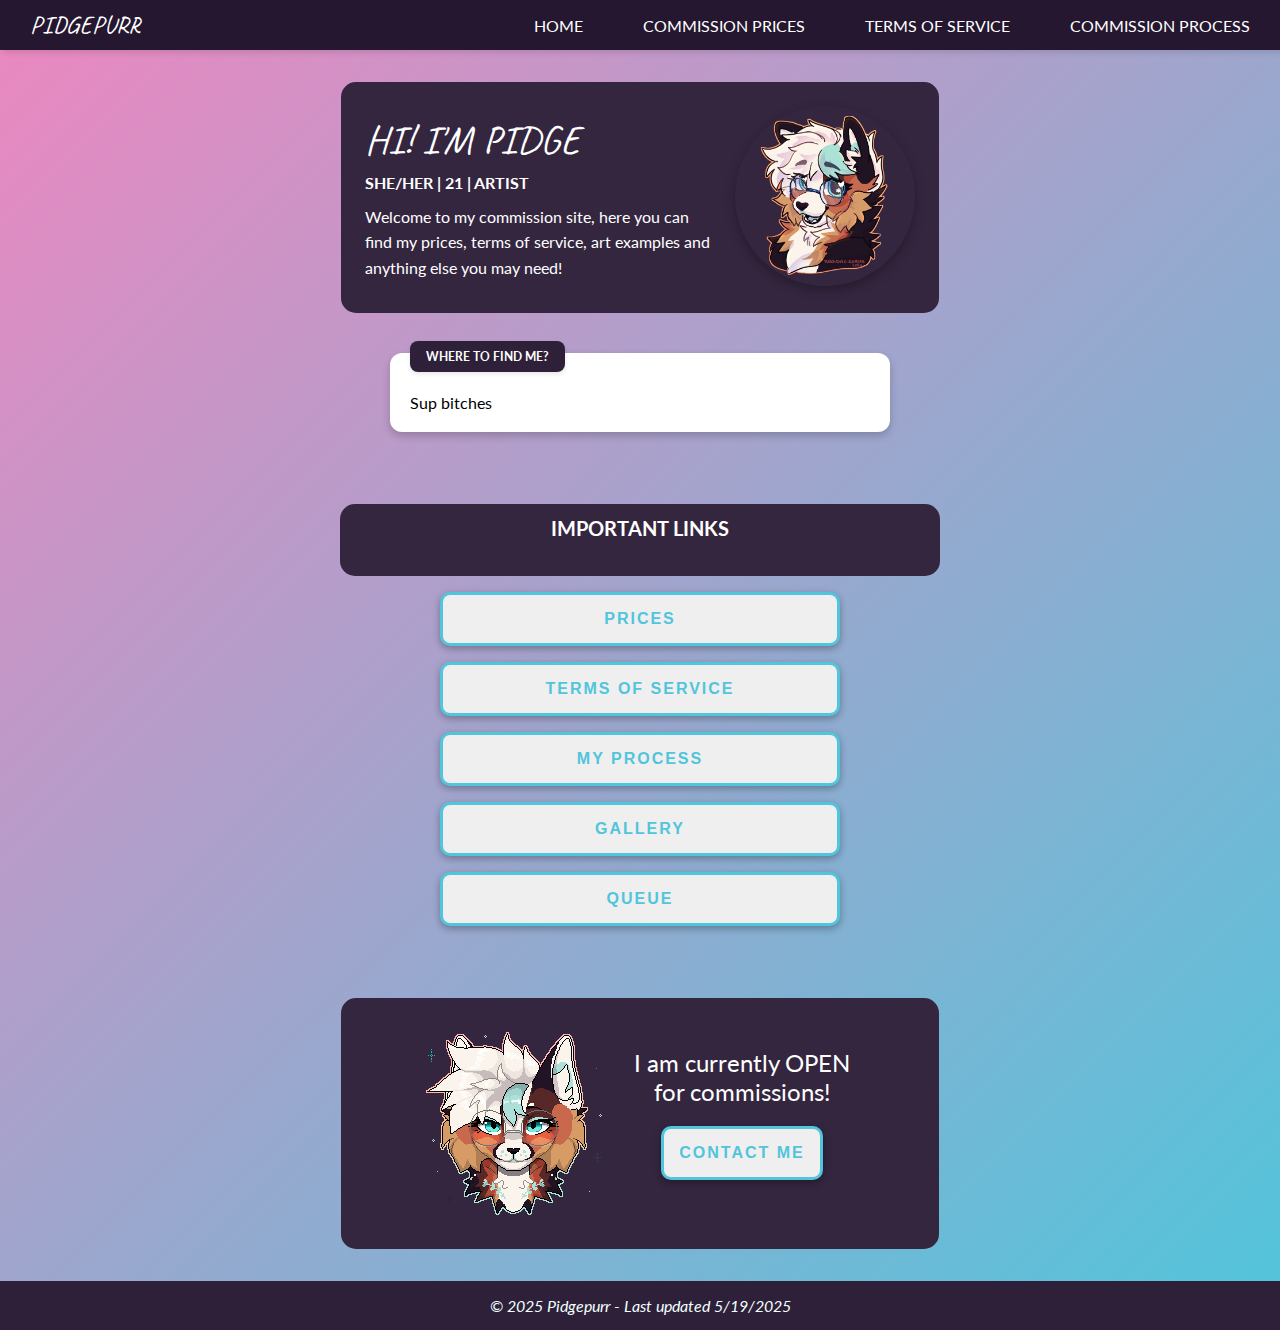
<file: main/index.html>
<!DOCTYPE html>
<html lang="en">
<head>
  <meta charset="UTF-8">
  <meta name="viewport" content="width=device-width, initial-scale=1.0">
  <title>Your Page Title</title>
  <meta name="description" content="A brief description of your page.">

  <link rel="stylesheet" href="styles.css">
  <!-- Fonts -->
  <link href="https://fonts.googleapis.com/css2?family=Lato&display=swap" rel="stylesheet">

  <link rel="preconnect" href="https://fonts.googleapis.com">
  <link rel="preconnect" href="https://fonts.gstatic.com" crossorigin>
  <link href="https://fonts.googleapis.com/css2?family=Caveat:wght@400..700&display=swap" rel="stylesheet">
  <script src="buttonFunctions.js"></script>
</head>
<body>
  <nav>
    <ul class="sidebar">
      <li onclick=hideSidebar()><a href="#"><svg xmlns="http://www.w3.org/2000/svg" height="24px" viewBox="0 -960 960 960" width="24px" fill="#1f1f1f"><path d="m256-200-56-56 224-224-224-224 56-56 224 224 224-224 56 56-224 224 224 224-56 56-224-224-224 224Z"/></svg></a></li>
      <li><a href="#">HOME</a></li>
      <li><a href="/prices/prices.html">COMMISSION PRICES</a></li>
      <li><a href="/tos/tos.html">TERMS OF SERVICE</a></li>
      <li><a href="/process/process.html">COMMISSION PROCESS</a></li>
    </ul>

    <ul>
        <li class="icon">PIDGEPURR</li>
        <li class="hideOnMobile"><a href="#">HOME</a></li>
        <li class="hideOnMobile"><a href="/prices/prices.html">COMMISSION PRICES</a></li>
        <li class="hideOnMobile"><a href="/tos/tos.html">TERMS OF SERVICE</a></li>
        <li class="hideOnMobile"><a href="/process/process.html">COMMISSION PROCESS</a></li>
        <li class="menu-button" onclick=showSidebar()><a href="#"><svg xmlns="http://www.w3.org/2000/svg" height="24px" viewBox="0 -960 960 960" width="24px" fill="#1f1f1f"><path d="M120-240v-80h720v80H120Zm0-200v-80h720v80H120Zm0-200v-80h720v80H120Z"/></svg></a></li>
    </ul>
</nav>

  <main>
    <div class="section1">
        <div class="section1-textbox">
            <div class="section1-header">
                <p>HI! I'M PIDGE</p>
            </div>
        <div class="section1-secondary">
            <p>SHE/HER | 21 | ARTIST</p>
          </div>
          <div class="section1-text">
            <p>
              Welcome to my commission site, here you can find my prices, terms of service, art examples and anything else you may need!
            </p>
          </div>
        </div>
        <div class="section1-image">
            <img src="/assets/wynonnaSite1.png" alt="Portrait of Pidge">
        </div>
    </div>
      

    <div class="section2">
        <div class="card-container">
            <div class="card-label">WHERE TO FIND ME?</div>
            <div class="card-content">
              <p>Sup bitches</p>
            </div>
          </div>          
    </div>

    <div class="section4">
        <div class="section4-content">
          <div class="section4-header">
            <p>IMPORTANT LINKS</p>
          </div>
          <div class="section4-button-container">
            <button type="button" onclick="goToPrices()">PRICES</button>
            <button type="button" onclick="goToTOS()">TERMS OF SERVICE</button>
            <button type="button" onclick="goToProcess()">MY PROCESS</button>
            <button type="button">GALLERY</button>
            <button type="button">QUEUE</button>
          </div>
        </div>
      </div>

    <div class="section3">
        <div class="section3-image">
            <img src="/assets/wynonnaSite2.gif" alt="Flowers in Chania" width="200" height="200">
        </div>
        <div class="section3-right">
            <div class="section3-textbox">
                <p>I am currently OPEN for commissions!</p>
            </div>
            <div class="section3-button">
                <button type="button">CONTACT ME</button>
            </div>
        </div>
    </div>
  </main>
</body>
<footer>
  <p> &copy; 2025 Pidgepurr - Last updated 5/19/2025</p>
</footer>
</html>
</file>
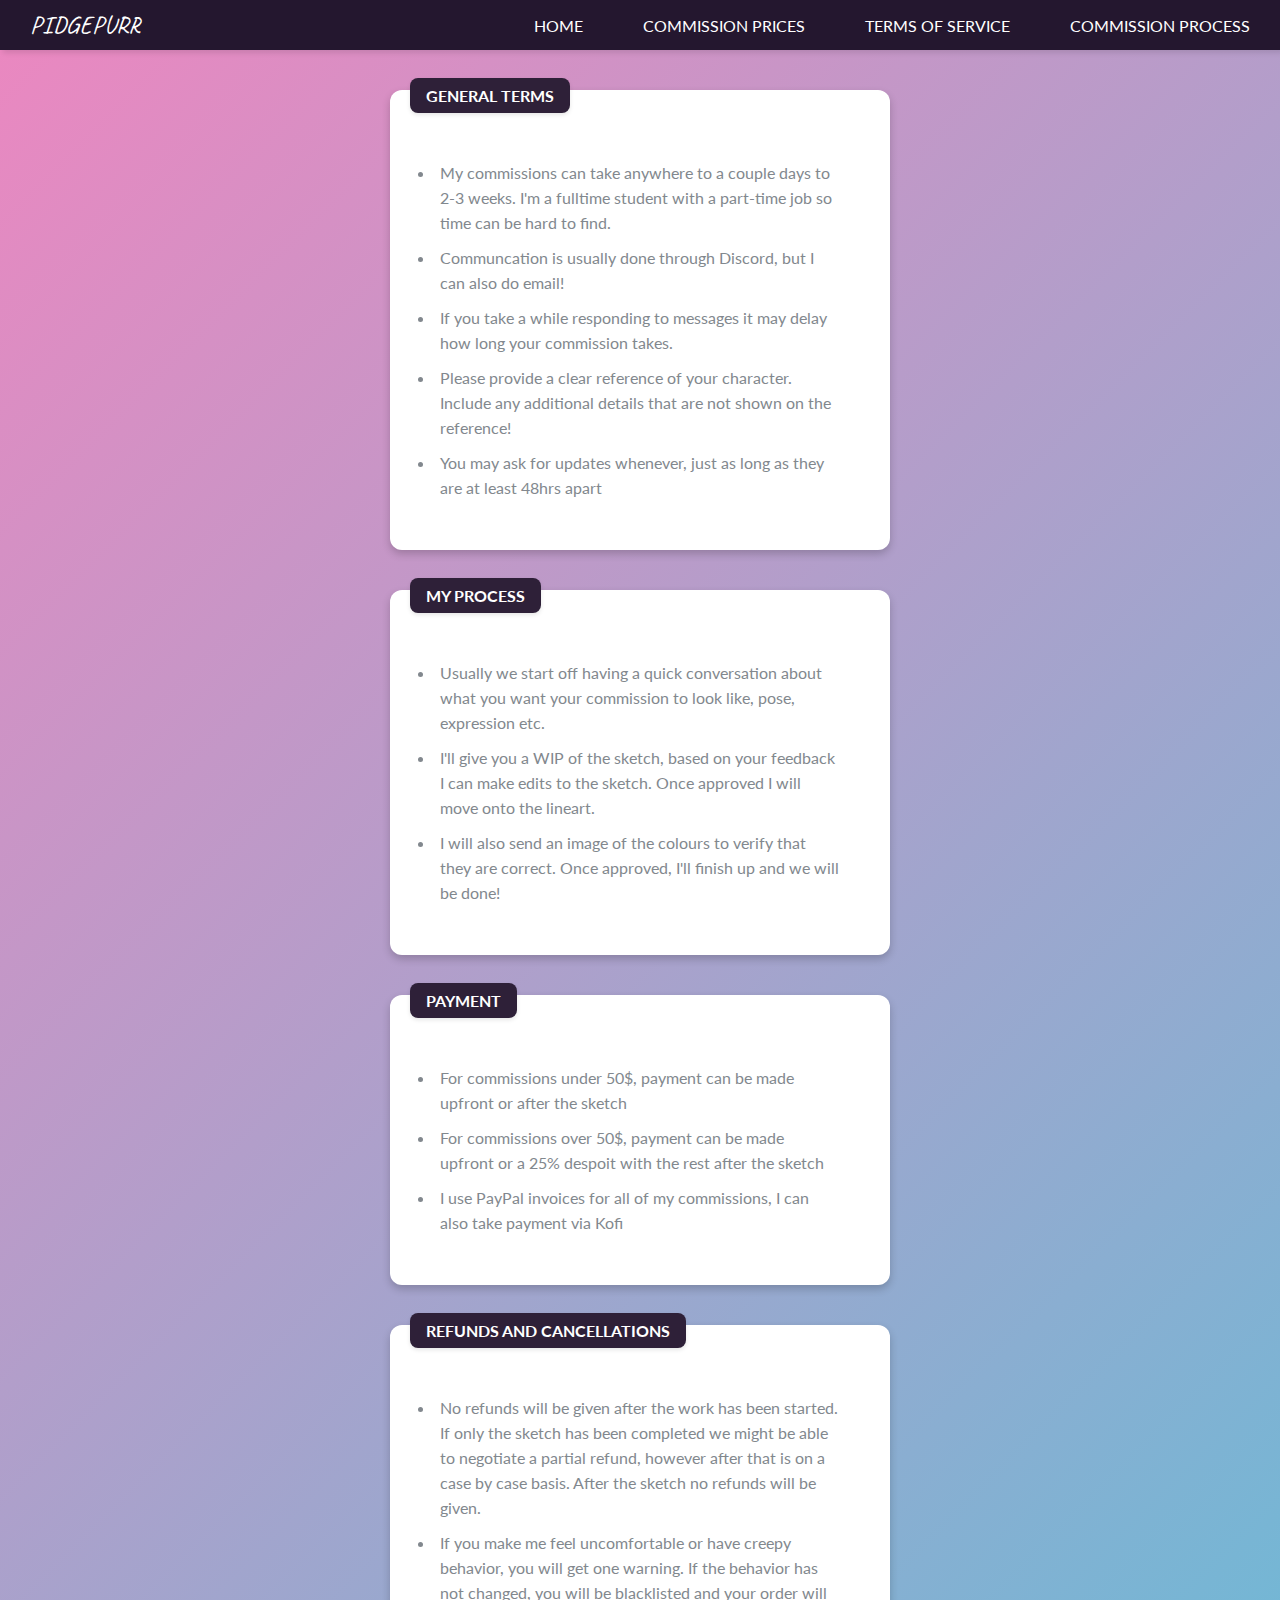
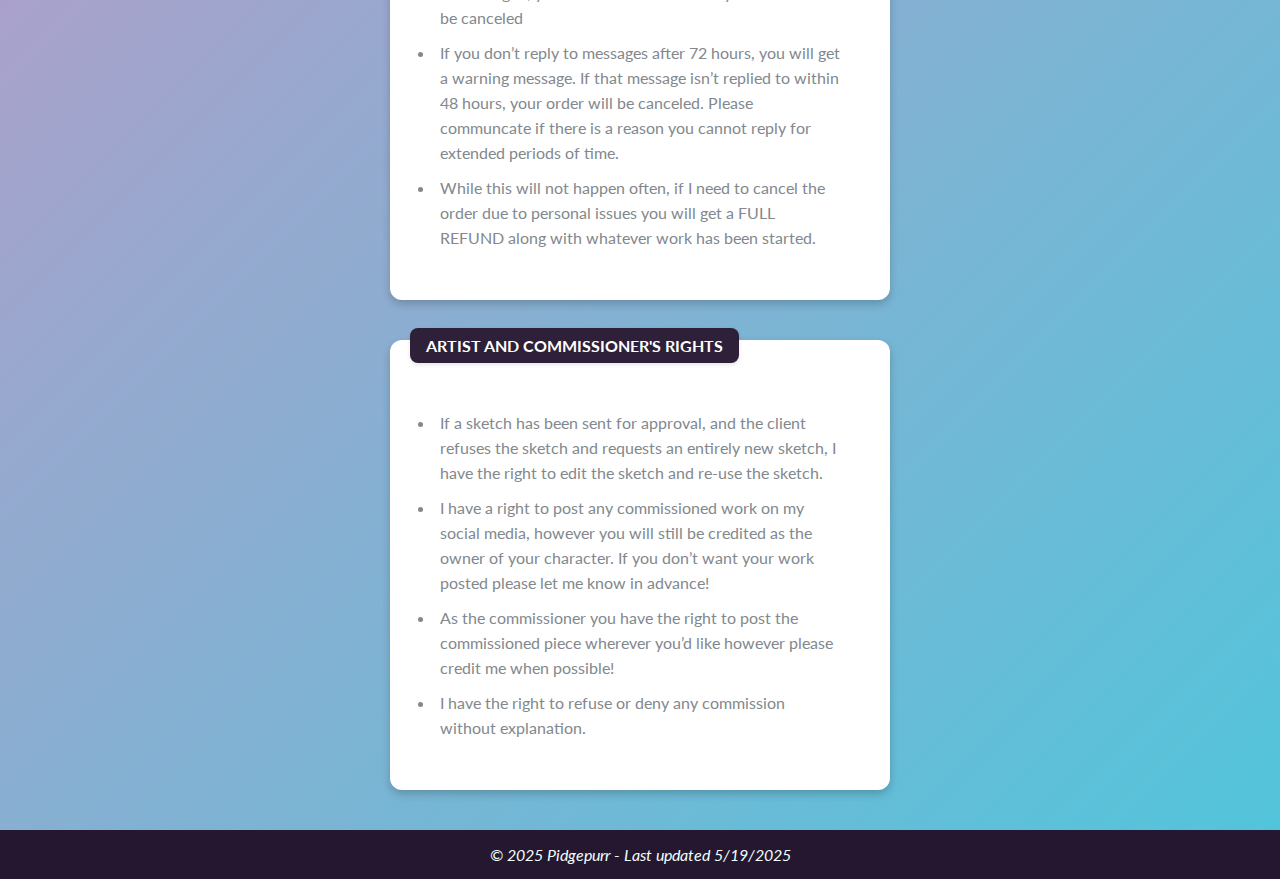
<file: tos/tos.html>
<!DOCTYPE html>
<html lang="en">
<head>
  <meta charset="UTF-8">
  <meta name="viewport" content="width=device-width, initial-scale=1.0">
  <title>Your Page Title</title>
  <meta name="description" content="A brief description of your page.">

  <!-- Stylesheets -->
  <link rel="stylesheet" href="tosStyles.css"> <!-- Main style sheet-->
  <link rel="stylesheet" href="/components/navbar.css"> <!-- Navbar component -->
  <link rel="stylesheet" href="/components/footer.css"> 

  <!-- Fonts -->
  <link href="https://fonts.googleapis.com/css2?family=Lato&display=swap" rel="stylesheet">
  <link href="https://fonts.googleapis.com/css2?family=Caveat:wght@400..700&display=swap" rel="stylesheet">

  <link rel="preconnect" href="https://fonts.googleapis.com">
  <link rel="preconnect" href="https://fonts.gstatic.com" crossorigin>
  <script src="/components/script.js"></script> 
</head>
<body>
    <nav>
        <ul class="sidebar">
        <li onclick=hideSidebar()><a href="#"><svg xmlns="http://www.w3.org/2000/svg" height="24px" viewBox="0 -960 960 960" width="24px" fill="#1f1f1f"><path d="m256-200-56-56 224-224-224-224 56-56 224 224 224-224 56 56-224 224 224 224-56 56-224-224-224 224Z"/></svg></a></li>
        <li><a href="/main/index.html">HOME</a></li>
        <li><a href="/prices/prices.html">COMMISSION PRICES</a></li>
        <li><a href="/tos/tos.html">TERMS OF SERVICE</a></li>
        <li><a href="/process/process.html">COMMISSION PROCESS</a></li>
        </ul>

        <ul>
            <li class="icon">PIDGEPURR</li>
            <li class="hideOnMobile"><a href="/main/index.html">HOME</a></li>
            <li class="hideOnMobile"><a href="/prices/prices.html">COMMISSION PRICES</a></li>
            <li class="hideOnMobile"><a href="/tos/tos.html">TERMS OF SERVICE</a></li>
            <li class="hideOnMobile"><a href="/process/process.html">COMMISSION PROCESS</a></li>
            <li class="menu-button" onclick=showSidebar()><a href="#"><svg xmlns="http://www.w3.org/2000/svg" height="24px" viewBox="0 -960 960 960" width="24px" fill="#1f1f1f"><path d="M120-240v-80h720v80H120Zm0-200v-80h720v80H120Zm0-200v-80h720v80H120Z"/></svg></a></li>
        </ul>
    </nav>

    <main>

      <div class="section1">
        <div class="card-container">
            <div class="card-label">GENERAL TERMS</div>
            <div class="card-content">
              <ul class="points">
                <li class="points-inner">My commissions can take anywhere to a couple days to 2-3 weeks. I'm a fulltime student with a part-time job so time can be hard to find.</li>
                <li class="points-inner">Communcation is usually done through Discord, but I can also do email! </li>
                <li class="points-inner">If you take a while responding to messages it may delay how long your commission takes.</li>
                <li class="points-inner">Please provide a clear reference of your character. Include any additional details that are not shown on the reference!</li>
                <li class="points-inner">You may ask for updates whenever, just as long as they are at least 48hrs apart</li>
              </ul>
            </div>
          </div>          
      </div>

      <div class="section5">
        <div class="card-container">
            <div class="card-label">MY PROCESS</div>
            <div class="card-content">
              <ul class="points">
                <li class="points-inner">Usually we start off having a quick conversation about what you want your commission to look like, pose, expression etc.</li>
                <li class="points-inner">I'll give you a WIP of the sketch, based on your feedback I can make edits to the sketch. Once approved I will move onto the lineart.</li>
                <li class="points-inner">I will also send an image of the colours to verify that they are correct. Once approved, I'll finish up and we will be done! </li>
              </ul>
            </div>
          </div>          
      </div>


        <div class="section2">
            <div class="card-container">
                <div class="card-label">PAYMENT</div>
                <div class="card-content">
                  <ul class="points">
                    <li class="points-inner">For commissions under 50$, payment can be made upfront or after the sketch</li>
                    <li class="points-inner">For commissions over 50$, payment can be made upfront or a 25% despoit with the rest after the sketch</li>
                    <li class="points-inner">I use PayPal invoices for all of my commissions, I can also take payment via Kofi</li>
                  </ul>
                </div>
              </div>          
        </div>

        <div class="section3">
            <div class="card-container">
                <div class="card-label">REFUNDS AND CANCELLATIONS</div>
                <div class="card-content">
                  <ul class="points">
                    <li class="points-inner">No refunds will be given after the work has been started. If only the sketch has been completed we might be able to negotiate a partial refund, however after that is on a case by case basis. After the sketch no refunds will be given.</li>
                    <li class="points-inner">If you make me feel uncomfortable or have creepy behavior, you will get one warning. If the behavior has not changed, you will be blacklisted and your order will be canceled</li>
                    <li class="points-inner">If you don’t reply to messages after 72 hours, you will get a warning message. If that message isn’t replied to within 48 hours, your order will be canceled. Please communcate if there is a reason you cannot reply for extended periods of time.</li>
                    <li class="points-inner">While this will not happen often, if I need to cancel the order due to personal issues you will get a FULL REFUND along with whatever work has been started.</li>
                  </ul>
                </div>
              </div>          
        </div>

        <div class="section4">
            <div class="card-container">
                <div class="card-label"> ARTIST AND COMMISSIONER'S RIGHTS</div>
                <div class="card-content">
                  <ul class="points">
                    <li class="points-inner">If a sketch has been sent for approval, and the client refuses the sketch and requests an entirely new sketch, I have the right to edit the sketch and re-use the sketch.</li>
                    <li class="points-inner"> I have a right to post any commissioned work on my social media, however you will still be credited as the owner of your character. If you don’t want your work posted please let me know in advance!</li>
                    <li class="points-inner"> As the commissioner you have the right to post the commissioned piece wherever you’d like however please credit me when possible!</li>
                    <li class="points-inner">I have the right to refuse or deny any commission without explanation.​</li>
                  </ul>
                </div>
              </div>          
        </div>


    </main>
</body>
<footer>
    <p> &copy; 2025 Pidgepurr - Last updated 5/19/2025</p>
</footer>
</html>
</file>
<file: main/styles.css>
:root {
  --primary-purple: #34263F;
  --secondary-purple: #24172F;
  --blue: #50C5DB;
  --grey: #82888E;

* {
margin: 0;
padding: 0;
}

body{
  background: linear-gradient(-45deg, #50C5DB, #EC87C0);
  min-height: 100vh;
  font-family: 'Lato', sans-serif;
}

/* Nav Bar */
nav{
background-color: var(--secondary-purple);
box-shadow: 3px 3px 5px rgb(0, 0, 0, 0.1);
}

nav ul{
width: 100%;
list-style: none;
display: flex;
justify-content: flex-end;
align-items: center;
}

nav li{
height: 50px;
}

nav a{
height: 100%;
padding: 0 30px;
text-decoration: none;
display: flex;
align-items: center;
color: white;
}

nav a:hover{
color: var(--blue);
}

nav li:first-child{
  margin-right: auto;
}

.icon{
  color:white;
  padding: 0 30px;
  height: 100%;
  font-size: 25px;
  font-family: 'Caveat', cursive;
}

.sidebar{
position: fixed;
top: 0;
right: 0;
height: 100vh;
width: 250px;
z-index: 999;
background-color: var(--secondary-purple);
box-shadow: -10px 0 10px rgb(0, 0, 0, 0.1);
display: none;
flex-direction: column;
align-items: flex-start;
justify-content: flex-start;
}

.menu-button{
display: none;
color:white;
}

@media(max-width: 800px){
.hideOnMobile{
  display: none;
}

.menu-button{
  display: block;
}
}

.sidebar li{
width: 100%;
}

.sidebar a{
width: 100%;
}
/* Section 3 * Container Styling */ 

}
.card-container {
  position: relative;
  width: 500px;
  margin: 40px auto;
}

.card-label {
  position: absolute;
  top: -12px;
  left: 20px;
  background-color: #2e2038; 
  color: white;
  padding: 8px 16px;
  border-radius: 8px;
  font-size: 12px;
  font-weight: bold;
  text-transform: uppercase;
  box-shadow: 0 2px 4px rgba(0, 0, 0, 0.1);
}

.card-content {
  background: white;
  border-radius: 12px;
  padding: 40px 20px 20px;
  box-shadow: 0 4px 8px rgba(0, 0, 0, 0.2);
}

/* Button Styling */

button {
  font-size: 16px;
  letter-spacing: 2px;
  text-transform: uppercase;
  display: inline-block;
  text-align: center;
  font-weight: bold;
  padding: 0.7em 2em;
  border: 3px solid var(--blue);
  border-radius: 10px;
  position: relative;
  box-shadow: 0 2px 10px rgba(0, 0, 0, 0.16), 0 3px 6px rgba(0, 0, 0, 0.16);
  color: var(--blue);
  text-decoration: none;
  transition: 0.3s ease all;
  z-index: 1;
  padding: 15px !important;
}

button:before {
  transition: 0.5s all ease;
  position: absolute;
  top: 0;
  left: 50%;
  right: 50%;
  bottom: 0;
  content: '';
  background-color: var(--blue);
  z-index: -1;
}

button:hover, button:focus{
  color: white;
}

button:hover:before, button:focus:before{
  transition: 0.5s all ease;
  left: 0;
  right: 0;
  opacity: 1;
}

.section1 {
  display: flex;
  flex-wrap: wrap;
  justify-content: center;
  align-items: center;
  background-color: var(--primary-purple);
  color: var(--text-white);
  padding: 1.5rem;
  border-radius: 15px;
  margin: 2rem auto;
  max-width: 550px;  /* smaller than before */
  gap: 1.5rem;
  
}

.section1-textbox {
  flex: 1 1 300px;
  min-width: 250px;
  max-width: 400px;  /* this limits how long the lines get */
}

.section1-header p {
  font-family: 'Caveat', cursive;
  font-size: 2.5em;
  margin: 0;
  color: white;
}

.section1-secondary p {
  font-size: 1em;
  font-weight: bold;
  margin: 0.5rem 0;
  color:white;
}

.section1-text p {
  line-height: 1.6;
  margin-top: 0.75rem;
  word-wrap: break-word;
  color: white;
}

.section1-image img {
  width: 180px;
  height: auto;
  border-radius: 50%;
  box-shadow: 0 4px 12px rgba(0,0,0,0.3);
}



.section3{
  display: flex;
  flex-wrap: wrap;
  justify-content: center;
  align-items: center;
  background-color: var(--primary-purple);
  color: var(--text-white);
  padding: 1.5rem;
  border-radius: 15px;
  margin: 2rem auto;
  max-width: 550px;  /* smaller than before */
  gap: 1.5rem;
}

.section3-image{
  width: 180px;
  height: auto;
}

.section3-right{
  flex: 1 1 300px;
  min-width: 250px;
  max-width: 2px;  /* this limits how long the lines get */
}

.section3-textbox{
  font-size: 1.5em;
  text-align: center;
  margin: 0;
  color: white;
}

.section3-button{
  text-align: center;
  margin: 20px;
}

.section4 {
  display: flex;
  justify-content: center;
  align-items: center;
  margin: 3rem auto;
  padding: 0 1rem;
}

.section4-content {
  border-radius: 12px;
  padding: 1.5rem;
  text-align: center;
  max-width: 400px;
  width: 100%;
}

.section4-header p {
  font-size: 1.25rem;
  font-weight: bold;
  margin-bottom: 1.5rem;
}

.section4-header {
  display: flex;
  justify-content: center;
  align-items: center;
  background-color: var(--primary-purple);
  padding: 0.75rem 2rem;
  border-radius: 15px;
  width: 600px;                     /* wider than buttons */
  text-align: center;
  box-sizing: border-box;
  color: white;
  position: relative;
  left: 50%;
  transform: translateX(-50%);      /* centers it perfectly */
  margin-bottom: 1rem;
}



.section4-button-container {
  display: flex;
  flex-direction: column;
  gap: 1rem;
  text-align: center;
}


/* Footer Styling */

footer {
padding: 15px !important;
background-color: #2e2038;
color: azure;
text-align: center;
font-style: italic;
}



/* For responsiveness */
@media screen and (max-width: 450px) {
  .section1 {
    flex-direction: column;
    text-align: center;
    max-width: 90%;
    margin: 1rem auto;
    padding: 1rem;
  }

  .section1-image img {
    width: 300px;
    height: auto;
    border-radius: 50%;
    box-shadow: 0 4px 12px rgba(0, 0, 0, 0.3);
  }

  .section1-textbox {
    align-items: center;
    max-width: 100%;
    text-align: center;
  }

  .section3,
  .section4-content,
  .card-container {
    max-width: 90%;
    margin: 1rem auto;
    padding: 1rem;
  }

  .section3-right {
    max-width: 100%; /* fix previously broken layout */
  }

  .section4-header {
    width: 100%;
    max-width: 90%;
    left: 50%;
    transform: translateX(-50%);
  }

  .card-label {
    font-size: 0.7rem;
    left: 12px;
    padding: 6px 12px;
  }

  .card-content {
    padding: 30px 16px 16px;
  }

  button {
    font-size: 14px;
    padding: 10px 15px;
  }

  nav ul {
    flex-wrap: wrap;
    justify-content: space-between;
    padding: 0 1rem;
  }

  nav li:first-child {
    font-size: 20px;
  }

  .menu-button {
    padding-right: 15px;
  }
}
</file>
<file: tos/tosStyles.css>
:root {
    --primary-purple: #34263F;
    --secondary-purple: #24172F;
    --blue: #50C5DB;
    --grey: #82888E;
}

* {
    margin: 0;
    padding: 0;
}
  
body{
    background: linear-gradient(-45deg, #50C5DB, #EC87C0);
    min-height: 100vh;
    font-family: 'Lato', sans-serif;
    color: var(--grey);
}

.points{
  margin: 5px; /* Adds space around the list */
  line-height: 25px;
  padding: 20px; /* Adds space inside the list container */
}

.points-inner{
  padding: 5px; /* Adds space inside the list container */
}

.card-container {
    position: relative;
    width: 500px;
    margin: 40px auto;
  }
  
  .card-label {
    position: absolute;
    top: -12px;
    left: 20px;
    background-color: #2e2038; 
    color: white;
    padding: 8px 16px;
    border-radius: 8px;
    font-size: 16px;
    font-weight: bold;
    text-transform: uppercase;
    box-shadow: 0 2px 4px rgba(0, 0, 0, 0.1);
  }
  
  .card-content {
    background: white;
    border-radius: 12px;
    padding: 40px 20px 20px;
    box-shadow: 0 4px 8px rgba(0, 0, 0, 0.2);
  }

/* For responsiveness */
@media screen and (max-width: 450px) {

    .card-container {
      max-width: 90%;
      margin: 1rem auto;
      padding: 1rem;
    }
  
    .card-label {
      font-size: 0.7rem;
      left: 12px;
      padding: 6px 12px;
    }
  
    .card-content {
      padding: 30px 16px 16px;
    }
  
    nav ul {
      flex-wrap: wrap;
      justify-content: space-between;
      padding: 0 1rem;
    }
  
    nav li:first-child {
      font-size: 20px;
    }
  
    .menu-button {
      padding-right: 15px;
    }
  }
</file>
<file: components/navbar.css>
/* Nav Bar */
nav{
    background-color: var(--secondary-purple);
    box-shadow: 3px 3px 5px rgb(0, 0, 0, 0.1);
}
    
nav ul{
    width: 100%;
    list-style: none;
    display: flex;
    justify-content: flex-end;
    align-items: center;
}
    
nav li{
    height: 50px;
}
    
nav a{
    height: 100%;
    padding: 0 30px;
    text-decoration: none;
    display: flex;
    align-items: center;
    color: white;
}
    
nav a:hover{
    color: var(--blue);
}
    
nav li:first-child{
    margin-right: auto;
}
    
.icon{
    color:white;
    padding: 0 30px;
    height: 100%;
    font-size: 25px;
    font-family: 'Caveat', cursive;
}
    
.sidebar{
    position: fixed;
    top: 0;
    right: 0;
    height: 100vh;
    width: 250px;
    z-index: 999;
    background-color: var(--secondary-purple);
    box-shadow: -10px 0 10px rgb(0, 0, 0, 0.1);
    display: none;
    flex-direction: column;
    align-items: flex-start;
    justify-content: flex-start;
}
    
.menu-button{
    display: none;
    color:white;
}
    
@media(max-width: 800px){
    .hideOnMobile{
      display: none;
    }
    
    .menu-button{
      display: block;
    }
}
    
.sidebar li{
    width: 100%;
}
    
.sidebar a{
    width: 100%;
}
</file>
<file: components/footer.css>
footer {
    padding: 15px !important;
    background-color: var(--secondary-purple);
    color: azure;
    text-align: center;
    font-style: italic;
}
</file>
